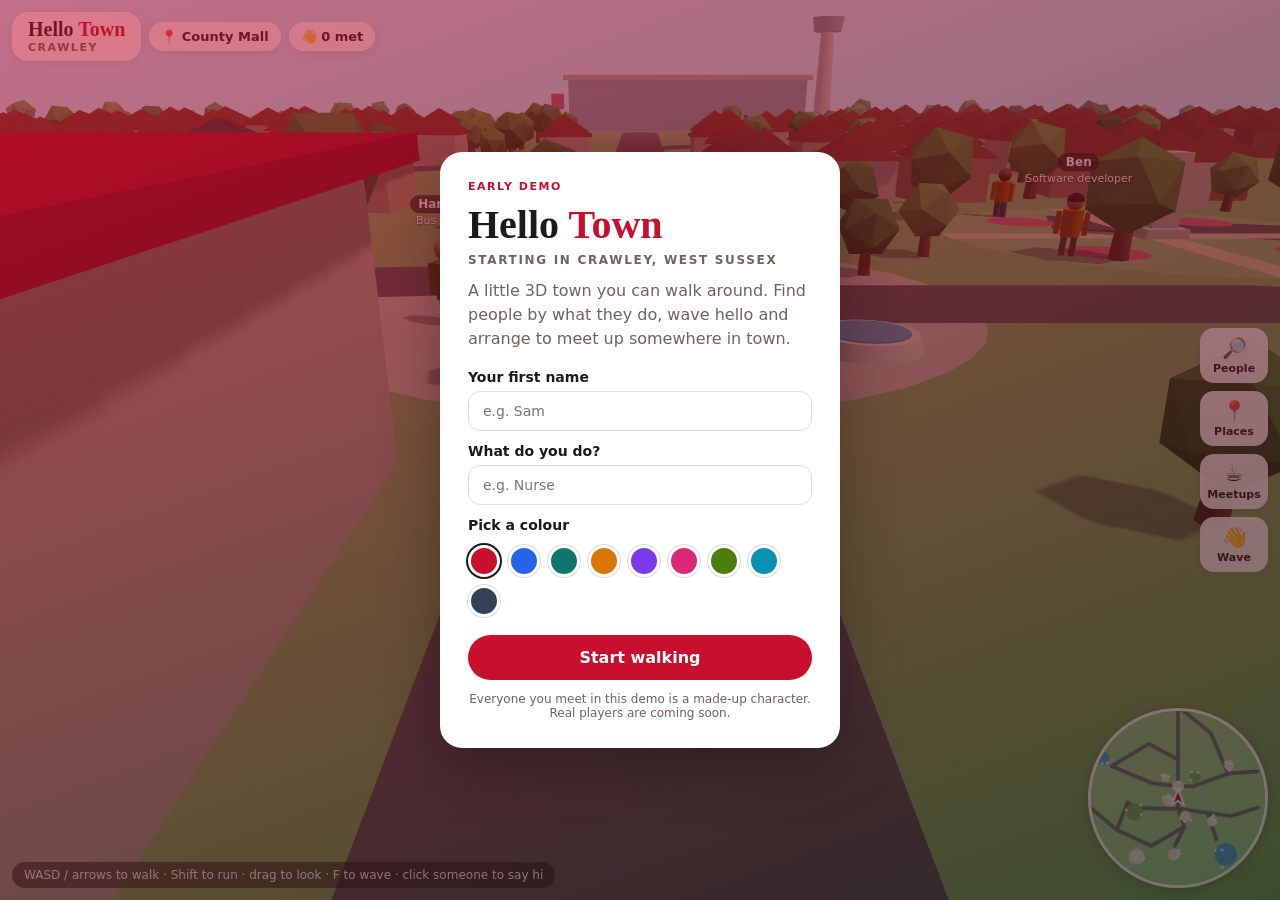
<file: index.html>
<!doctype html>
<html lang="en-GB">
<head>
<meta charset="utf-8">
<meta name="viewport" content="width=device-width, initial-scale=1, maximum-scale=1, user-scalable=no">
<title>Hello Town</title>
<meta name="description" content="A little 3D town you can walk around. Find people by what they do, wave hello and arrange to meet.">
<meta property="og:title" content="Hello Town">
<meta property="og:description" content="Walk the town, meet the locals.">
<meta name="theme-color" content="#c8102e">
<link rel="icon" href="data:image/svg+xml,<svg xmlns='http://www.w3.org/2000/svg' viewBox='0 0 100 100'><circle cx='50' cy='50' r='50' fill='%23c8102e'/><text x='50' y='68' font-size='52' text-anchor='middle' fill='white' font-family='Georgia'>T</text></svg>">
<link rel="stylesheet" href="src/style.css">
</head>
<body>
<div id="app"></div>
<div id="labels"></div>

<header id="hud-top">
  <div class="brand"><div class="b1">Hello <span>Town</span></div><div class="b2" id="town-name">Crawley</div></div>
  <div id="area" class="pill">Queens Square</div>
  <div id="met" class="pill" title="People you've met">👋 0 met</div>
</header>

<div id="compass" hidden>
  <div id="compass-arrow">➤</div>
  <div id="compass-text"></div>
  <button id="compass-clear" aria-label="Clear destination">✕</button>
</div>

<nav id="actions">
  <button data-panel="people"><span>🔎</span>People</button>
  <button data-panel="places"><span>📍</span>Places</button>
  <button data-panel="meetups"><span>☕</span>Meetups</button>
  <button id="btn-wave"><span>👋</span>Wave</button>
</nav>

<aside id="panel" hidden>
  <div class="panel-head">
    <h2 id="panel-title"></h2>
    <button id="panel-close" aria-label="Close">✕</button>
  </div>
  <div id="panel-body"></div>
</aside>

<div id="card" hidden></div>
<div id="toasts"></div>
<canvas id="minimap" width="180" height="180"></canvas>
<div id="joystick"><div id="knob"></div></div>
<div id="hint">WASD / arrows to walk · Shift to run · drag to look · F to wave · click someone to say hi</div>

<div id="start">
  <form id="start-form">
    <p class="eyebrow">Early demo</p>
    <h1>Hello <span>Town</span></h1>
    <p class="town-sub">Starting in Crawley, West Sussex</p>
    <p class="lede">A little 3D town you can walk around. Find people by what they do, wave hello and arrange to meet up somewhere in town.</p>
    <label>Your first name
      <input id="p-name" maxlength="20" required autocomplete="given-name" placeholder="e.g. Sam">
    </label>
    <label>What do you do?
      <input id="p-job" maxlength="30" list="jobs" required placeholder="e.g. Nurse">
      <datalist id="jobs"></datalist>
    </label>
    <label>Pick a colour</label>
    <div id="swatches"></div>
    <button type="submit" class="primary">Start walking</button>
    <p class="small">Everyone you meet in this demo is a made-up character. Real players are coming soon.</p>
  </form>
</div>

<script type="importmap">{ "imports": { "three": "./vendor/three.module.js" } }</script>
<script type="module" src="src/main.js"></script>
</body>
</html>
</file>
<file: src/style.css>
:root {
  --red: #c8102e;
  --ink: #1d1b19;
  --muted: #6b655d;
  --glass: rgba(255, 255, 255, 0.92);
  --line: rgba(0, 0, 0, 0.08);
  --font: "Inter", system-ui, -apple-system, "Segoe UI", Roboto, sans-serif;
  --serif: Georgia, "Times New Roman", serif;
}
* { box-sizing: border-box; }
html, body { margin: 0; height: 100%; overflow: hidden; background: #bfe3f5; font-family: var(--font); color: var(--ink); -webkit-tap-highlight-color: transparent; }
button { font: inherit; cursor: pointer; color: inherit; }
#app, #app canvas { position: fixed; inset: 0; width: 100%; height: 100%; display: block; touch-action: none; }

/* Labels over people */
#labels { position: fixed; inset: 0; pointer-events: none; overflow: hidden; }
.tag { position: absolute; transform: translate(-50%, -100%); white-space: nowrap; text-align: center; font-size: 12px; line-height: 1.25; }
.tag .nm { background: rgba(20, 18, 16, 0.72); color: #fff; padding: 2px 8px; border-radius: 999px; font-weight: 600; }
.tag .jb { display: block; color: #fff; text-shadow: 0 1px 2px rgba(0,0,0,.7); font-size: 11px; margin-top: 2px; }
.tag.you .nm { background: var(--red); }
.bubble { position: absolute; transform: translate(-50%, -100%); background: #fff; padding: 6px 12px; border-radius: 14px; font-size: 13px; box-shadow: 0 4px 14px rgba(0,0,0,.18); white-space: nowrap; max-width: 260px; }
.bubble::after { content: ""; position: absolute; left: 50%; bottom: -6px; transform: translateX(-50%); border: 6px solid transparent; border-top-color: #fff; border-bottom: 0; }

/* HUD */
#hud-top { position: fixed; top: 12px; left: 12px; right: 12px; display: flex; gap: 8px; align-items: center; flex-wrap: wrap; pointer-events: none; }
.brand { background: var(--glass); padding: 6px 16px 7px; border-radius: 16px; box-shadow: 0 2px 10px rgba(0,0,0,.1); line-height: 1.1; }
.brand .b1 { font-family: var(--serif); font-weight: 700; font-size: 20px; }
.brand .b2 { font-size: 11px; font-weight: 700; letter-spacing: .14em; text-transform: uppercase; color: var(--muted); margin-top: 2px; }
.brand .b2.swap { animation: townswap .6s ease; }
@keyframes townswap { 0% { opacity: 0; transform: translateY(4px); } 100% { opacity: 1; transform: none; } }
#start .town-sub { margin: -4px 0 0; font-size: 12px; font-weight: 700; letter-spacing: .14em; text-transform: uppercase; color: var(--muted); }
.brand span, h1 span { color: var(--red); }
.pill { background: var(--glass); padding: 7px 12px; border-radius: 999px; font-size: 13px; font-weight: 600; box-shadow: 0 2px 10px rgba(0,0,0,.1); }

#compass { position: fixed; top: 60px; left: 50%; transform: translateX(-50%); display: flex; align-items: center; gap: 10px; background: var(--glass); border-radius: 999px; padding: 6px 8px 6px 14px; box-shadow: 0 2px 10px rgba(0,0,0,.12); font-size: 13px; font-weight: 600; }
#compass[hidden] { display: none; }
#compass-arrow { color: var(--red); font-size: 18px; transition: transform .1s linear; }
#compass-clear { border: 0; background: rgba(0,0,0,.06); border-radius: 50%; width: 26px; height: 26px; }

#actions { position: fixed; right: 12px; top: 50%; transform: translateY(-50%); display: flex; flex-direction: column; gap: 8px; }
#actions button { width: 68px; border: 0; background: var(--glass); border-radius: 14px; padding: 8px 4px; font-size: 11px; font-weight: 600; box-shadow: 0 2px 10px rgba(0,0,0,.12); display: flex; flex-direction: column; align-items: center; gap: 2px; }
#actions button span { font-size: 20px; }
#actions button:hover { background: #fff; }
#actions button.active { outline: 2px solid var(--red); }

/* Panel */
#panel { position: fixed; top: 60px; left: 12px; bottom: 12px; width: 340px; max-width: calc(100vw - 24px); background: var(--glass); backdrop-filter: blur(10px); border-radius: 18px; box-shadow: 0 8px 30px rgba(0,0,0,.18); display: flex; flex-direction: column; overflow: hidden; }
#panel[hidden] { display: none; }
.panel-head { display: flex; justify-content: space-between; align-items: center; padding: 14px 16px 8px; }
.panel-head h2 { margin: 0; font-family: var(--serif); font-size: 22px; }
#panel-close, .x { border: 0; background: rgba(0,0,0,.06); border-radius: 50%; width: 30px; height: 30px; }
#panel-body { overflow-y: auto; padding: 0 16px 16px; }
.search { width: 100%; font: inherit; padding: 10px 14px; border-radius: 999px; border: 1px solid var(--line); background: #fff; margin-bottom: 10px; }
.chips { display: flex; flex-wrap: wrap; gap: 6px; margin-bottom: 12px; }
.chip { border: 1px solid var(--line); background: #fff; border-radius: 999px; padding: 5px 10px; font-size: 12px; }
.chip.on { background: var(--ink); color: #fff; border-color: var(--ink); }
.row { display: flex; gap: 10px; align-items: center; padding: 10px 0; border-top: 1px solid var(--line); }
.row:first-of-type { border-top: 0; }
.av { width: 36px; height: 36px; border-radius: 50%; flex: none; display: grid; place-items: center; color: #fff; font-weight: 700; font-size: 14px; }
.row .info { flex: 1; min-width: 0; }
.row .info b { display: block; font-size: 14px; }
.row .info small { color: var(--muted); font-size: 12px; }
.row .btns { display: flex; gap: 4px; }
.sm { border: 1px solid var(--line); background: #fff; border-radius: 999px; padding: 5px 10px; font-size: 12px; font-weight: 600; }
.sm.red { background: var(--red); color: #fff; border-color: var(--red); }
.empty { color: var(--muted); font-size: 14px; padding: 20px 0; text-align: center; }
.place p { margin: 2px 0 0; color: var(--muted); font-size: 12px; }
.status { font-size: 11px; font-weight: 700; text-transform: uppercase; letter-spacing: .05em; }
.status.pending { color: #b45309; } .status.met { color: #15803d; } .status.declined { color: var(--muted); }

/* Person card */
#card { position: fixed; left: 50%; bottom: 24px; transform: translateX(-50%); width: 340px; max-width: calc(100vw - 24px); background: #fff; border-radius: 18px; box-shadow: 0 10px 40px rgba(0,0,0,.25); padding: 16px; }
#card[hidden] { display: none; }
#card .top { display: flex; gap: 12px; align-items: center; }
#card .av { width: 48px; height: 48px; font-size: 18px; }
#card h3 { margin: 0; font-size: 18px; }
#card .meta { color: var(--muted); font-size: 13px; }
#card .x { margin-left: auto; align-self: flex-start; }
#card .acts { display: flex; gap: 8px; margin-top: 14px; flex-wrap: wrap; }
#card .acts .sm { padding: 8px 14px; font-size: 13px; }
#card select { width: 100%; font: inherit; padding: 9px 12px; border-radius: 10px; border: 1px solid var(--line); margin-top: 12px; }

/* Toasts */
#toasts { position: fixed; top: 104px; left: 50%; transform: translateX(-50%); display: flex; flex-direction: column; gap: 6px; align-items: center; pointer-events: none; width: max-content; max-width: calc(100vw - 24px); }
.toast { background: rgba(20,18,16,.85); color: #fff; padding: 9px 16px; border-radius: 999px; font-size: 13px; animation: pop .25s ease; text-align: center; }
.toast.good { background: #15803d; }
@keyframes pop { from { transform: translateY(-6px); opacity: 0; } to { transform: none; opacity: 1; } }

#minimap { position: fixed; right: 12px; bottom: 12px; width: 180px; height: 180px; border-radius: 50%; box-shadow: 0 2px 14px rgba(0,0,0,.2); background: #9ccf8a; border: 3px solid #fff; }
#hint { position: fixed; left: 12px; bottom: 12px; font-size: 12px; color: #fff; background: rgba(20,18,16,.55); padding: 6px 12px; border-radius: 999px; max-width: calc(100vw - 220px); }

#joystick { display: none; position: fixed; left: 24px; bottom: 24px; width: 120px; height: 120px; border-radius: 50%; background: rgba(255,255,255,.35); border: 2px solid rgba(255,255,255,.7); touch-action: none; }
#knob { position: absolute; left: 50%; top: 50%; width: 50px; height: 50px; margin: -25px 0 0 -25px; border-radius: 50%; background: rgba(255,255,255,.9); box-shadow: 0 2px 8px rgba(0,0,0,.2); }

/* Start screen */
#start { position: fixed; inset: 0; background: linear-gradient(160deg, rgba(200,16,46,.55), rgba(20,18,16,.6)); display: grid; place-items: center; padding: 16px; overflow-y: auto; }
#start[hidden] { display: none; }
#start form { background: #fff; border-radius: 22px; padding: 28px; width: 400px; max-width: 100%; box-shadow: 0 20px 60px rgba(0,0,0,.3); display: grid; gap: 12px; }
#start h1 { font-family: var(--serif); font-size: 40px; margin: 0; line-height: 1; }
#start .lede { color: var(--muted); margin: 0 0 6px; line-height: 1.5; }
#start label { font-weight: 600; font-size: 14px; display: grid; gap: 6px; }
#start input { font: inherit; font-weight: 400; padding: 11px 14px; border-radius: 12px; border: 1px solid #ddd; }
#start input:focus { outline: 2px solid var(--red); border-color: transparent; }
.eyebrow { margin: 0; text-transform: uppercase; letter-spacing: .14em; font-size: 11px; font-weight: 700; color: var(--red); }
#swatches { display: flex; gap: 8px; flex-wrap: wrap; }
.sw { width: 32px; height: 32px; border-radius: 50%; border: 3px solid #fff; box-shadow: 0 0 0 1px #ddd; }
.sw.on { box-shadow: 0 0 0 2px var(--ink); }
.primary { background: var(--red); color: #fff; border: 0; border-radius: 999px; padding: 13px; font-weight: 700; font-size: 16px; margin-top: 6px; }
.small { font-size: 12px; color: var(--muted); margin: 0; text-align: center; }

@media (pointer: coarse) {
  #joystick { display: block; }
  #hint { display: none; }
  #minimap { width: 110px; height: 110px; top: 60px; bottom: auto; }
  #toasts { top: 182px; }
  #actions { top: auto; bottom: 24px; transform: none; flex-direction: row; }
  #actions button { width: 56px; }
}
@media (max-width: 600px) {
  #panel { top: auto; height: 60vh; bottom: 0; left: 0; width: 100%; max-width: 100%; border-radius: 18px 18px 0 0; }
  #actions { bottom: 160px; right: 12px; flex-direction: column; }
  #card { bottom: 160px; }
}
</file>
